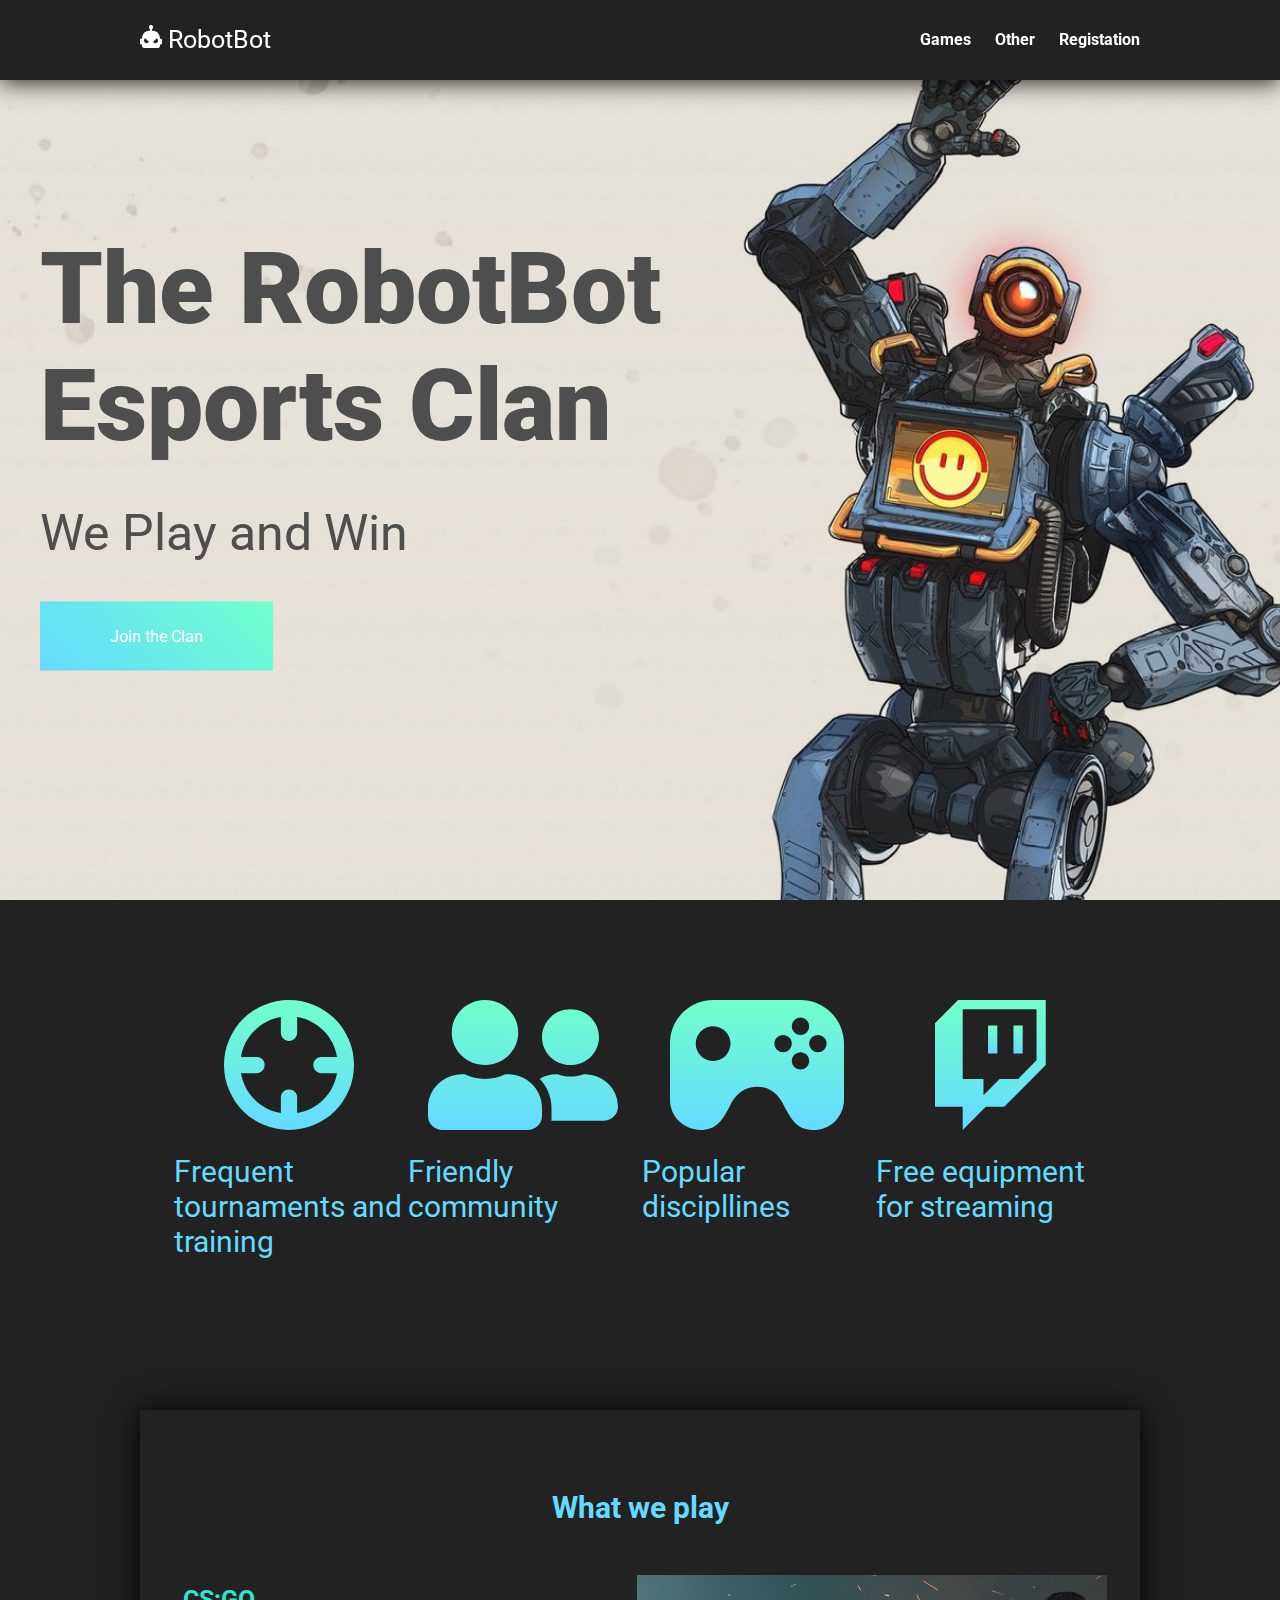
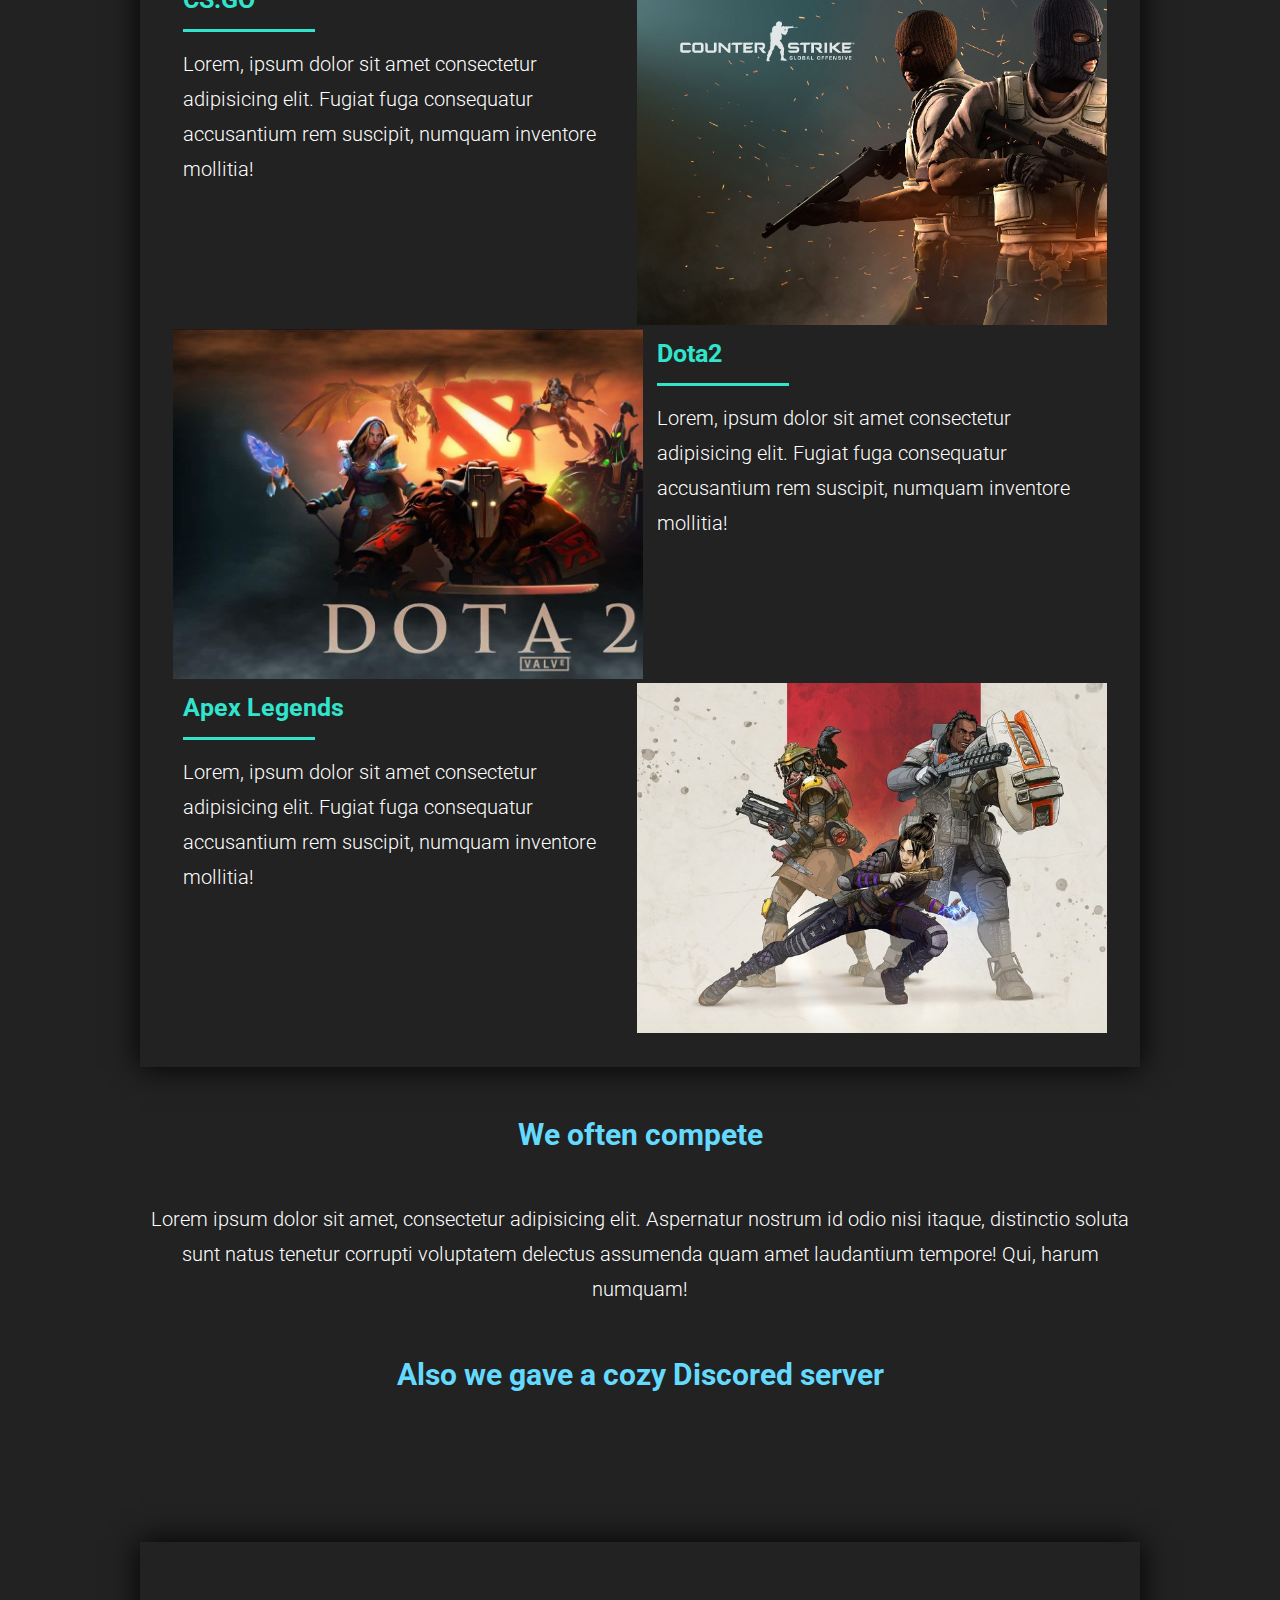
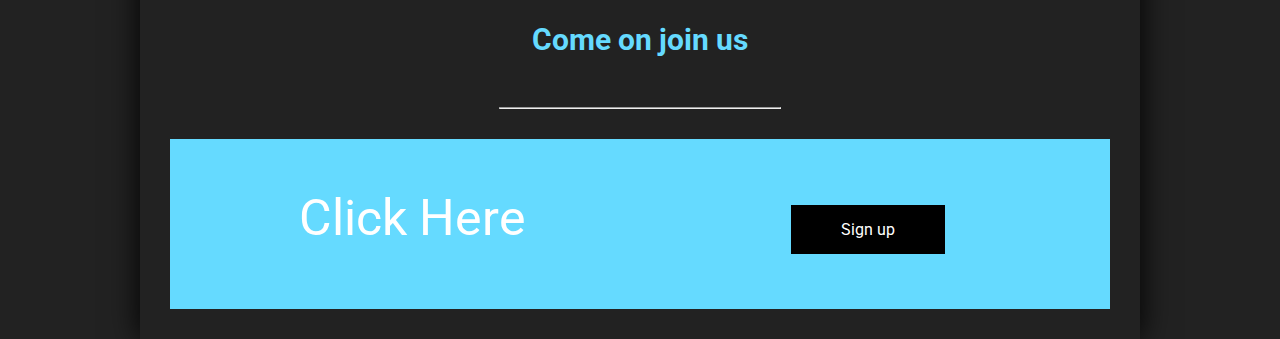
<file: index.html>
<!DOCTYPE html>
<html lang="en">

<head>
    <meta charset="UTF-8">
    <meta http-equiv="X-UA-Compatible" content="IE=edge">
    <meta name="viewport" content="width=device-width, initial-scale=1.0">
    <link rel="stylesheet" href="index.css">
    <title>Document</title>
</head>

<body>
    <div class="nav-menu">
        <div class="container">
            <a href="" class="logo">
                <img src="./img/icons/site_logo.svg" alt="">
                <span>RobotBot</span>
            </a>
            <div class="navigation">
                <a href="" class="nav-item">Games</a>
                <a href="" class="nav-item">Other</a>
                <a href="" class="nav-item">Registation</a>
            </div>
        </div>
    </div>
    <div class="site-header">
        <div class="header-content">
            <h1 class="header-title">The RobotBot Esports Clan</h1>
            <p class="header-subtitle">We Play and Win</p>
            <a href="" class="header-button">Join the Clan</a>
        </div>
    </div>
    <div class="about">
        <div class="container">
            <div class="about-card">
                <img src="./img/icons/scope.svg" alt="" class="about-card-img">
                <p class="about-card-text">Frequent tournaments and training</p>
            </div>
            <div class="about-card">
                <img src="./img/icons/friendly.svg" alt="" class="about-card-img">
                <p class="about-card-text">Friendly community </p>
            </div>
            <div class="about-card">
                <img src="./img/icons/joystic.svg" alt="" class="about-card-img">
                <p class="about-card-text">Popular discipllines</p>
            </div>
            <div class="about-card">
                <img src="./img/icons/twitch.svg" alt="" class="about-card-img">
                <p class="about-card-text">Free equipment for streaming</p>
            </div>
        </div>
    </div>
    <div class="games">
        <div class="container games-container">
            <h2 class="section-title">What we play</h2>
            <div class="games-card">
                <div class="games-card-content">
                    <h3 class="game-title">CS:GO</h3>
                    <hr class="game-divider">
                    <p class="game-description section-text">Lorem, ipsum dolor sit amet consectetur adipisicing elit.
                        Fugiat fuga consequatur accusantium rem suscipit, numquam inventore mollitia!</p>
                </div>
                <div class="game-card-img game1"></div>
            </div>
            <div class="games-card big-screen">
                <div class="game-card-img game2"></div>
                <div class="games-card-content">
                    <h3 class="game-title">Dota2</h3>
                    <hr class="game-divider">
                    <p class="game-description section-text">Lorem, ipsum dolor sit amet consectetur adipisicing elit.
                        Fugiat fuga consequatur accusantium rem suscipit, numquam inventore mollitia!</p>
                </div>
            </div>

            <div class="games-card mobile-screen">
                <div class="games-card-content">
                    <h3 class="game-title">Dota2</h3>
                    <hr class="game-divider">
                    <p class="game-description section-text">Lorem, ipsum dolor sit amet consectetur adipisicing
                        elit.
                        Fugiat fuga consequatur accusantium rem suscipit, numquam inventore mollitia!</p>
                </div>
                <div class="game-card-img game2"></div>
            </div>
            <div class="games-card">
                <div class="games-card-content">
                    <h3 class="game-title">Apex Legends</h3>
                    <hr class="game-divider">
                    <p class="section-text game-description">Lorem, ipsum dolor sit amet consectetur adipisicing
                        elit.
                        Fugiat fuga consequatur accusantium rem suscipit, numquam inventore mollitia!</p>
                </div>
                <div class="game-card-img game3"></div>
            </div>
        </div>
    </div>
    <div class="we-often-compete">
        <div class="container">
            <h2 class="section-title">We often compete</h2>
            <p class="section-text">Lorem ipsum dolor sit amet, consectetur adipisicing elit. Aspernatur nostrum id
                odio
                nisi itaque, distinctio soluta sunt natus tenetur corrupti voluptatem delectus assumenda quam amet
                laudantium tempore! Qui, harum numquam!</p>
            <h2 class="section-title">
                Also we gave a cozy Discored server
            </h2>
        </div>
    </div>
    <div class="join">
        <div class="container join-container">
            <h2 class="section-title">
                Come on join us
            </h2>
            <hr class="join-hr">
            <div class="join-link">
                <div class="join-link-left">
                    <p class="join-p">Click Here</p>
                </div>
                <div class="join-link-right">
                    <a href="form.html" class="join-button">Sign up</a>
                </div>
            </div>
        </div>
    </div>
</body>

</html>
</file>
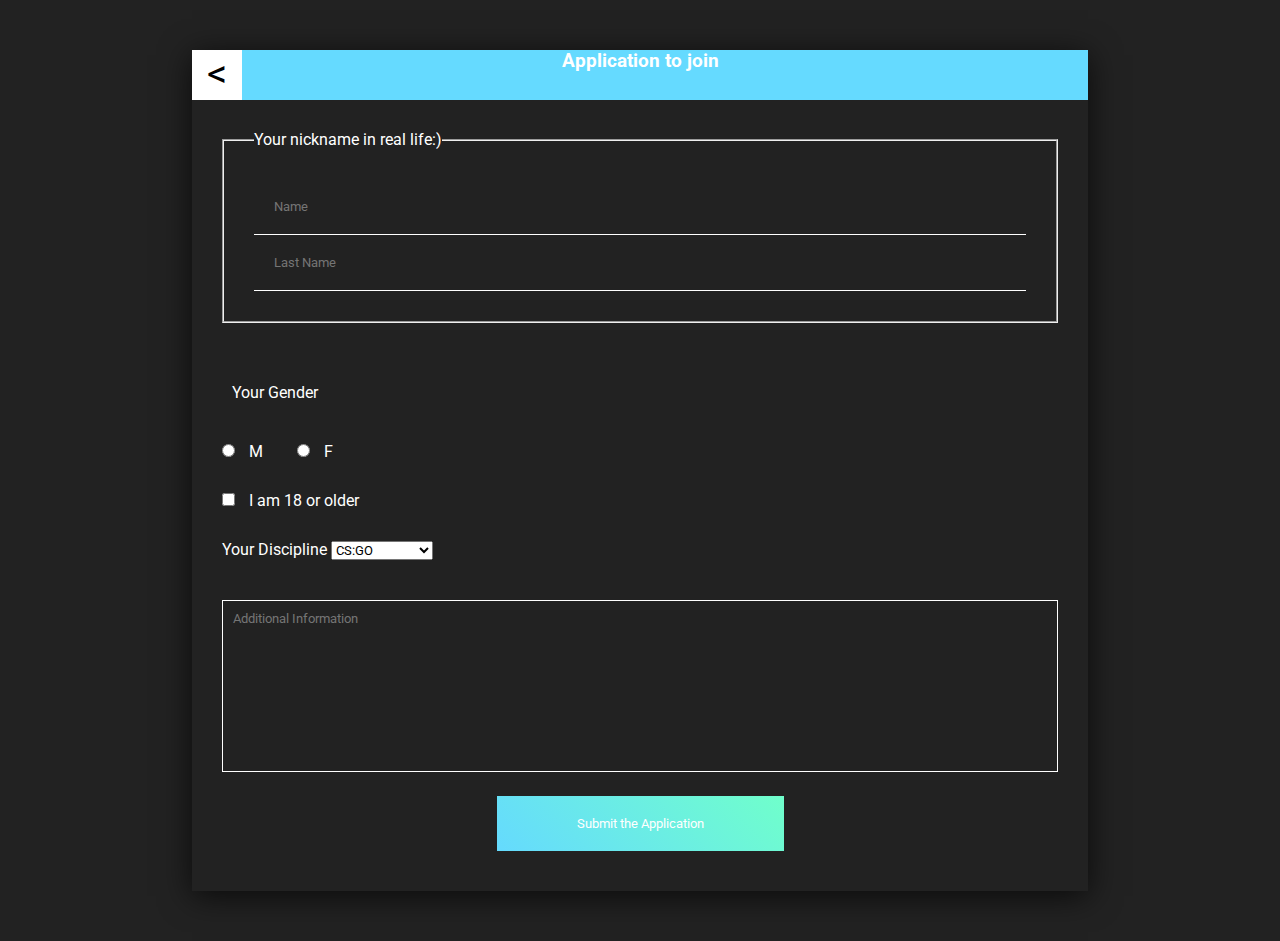
<file: form.html>
<!DOCTYPE html>
<html lang="en">

<head>
    <meta charset="UTF-8">
    <meta http-equiv="X-UA-Compatible" content="IE=edge">
    <meta name="viewport" content="width=device-width, initial-scale=1.0">
    <title>Document</title>
    <link rel="stylesheet" href="form.css">
</head>

<body>
    <form action="" class="form">
        <div class="form-header">
            <a href="index.html" class="back-button"><</a>
            <h3 class="form-title">Application to join</h3>
        </div>
        <div class="form-body">
            <fieldset class="nickname-fieldset">
                <legend>Your nickname in real life:)</legend>
                <input type="text" class="first-name" placeholder="Name">
                <input type="text" class="second-name" placeholder="Last Name">
            </fieldset>
            <p class="gender">Your Gender</p>
            <div class="input-wrapper">
                <input type="radio" name="gender" id="m" value="male" class="male-radio">
                <label for="m">M</label>
                <input type="radio" name="gender" id="f" value="female" class="female-radio">
                <label for="f">F</label>
            </div>
            <div class="input-wrapper">
                <input type="checkbox" name="age" id="age" value="18-year" class="checkbox-age">
                <label for="age">I am 18 or older</label>
            </div>
            <div class="input-wrapper">
                <label for="game">Your Discipline</label>
                <select name="game" id="game" class="game">
                    <option value="cs-go">CS:GO</option>
                    <option value="dota">Dota2</option>
                    <option value="apex">Apex Legends</option>
                </select>
            </div>
            <textarea name="comment" id="comment" cols="30" rows="10" class="comment"
                placeholder="Additional Information"></textarea>
            <button class="submit">Submit the Application</button>
        </div>
    </form>
</body>

</html>
</file>
<file: index.css>
@import url('https://fonts.googleapis.com/css2?family=Roboto&display=swap');

* {
    margin: 0;
    padding: 0;
    box-sizing: border-box;
    font-family: 'Roboto', sans-serif;
}

.container {
    max-width: 1000px;
    margin: 0 auto;
}

.section-title {
    font-size: 30px;
    font-weight: 700;
    color: #65daff;
    margin: 50px 0;
    text-align: center;
}

.section-text {
    font-weight: 300;
    font-size: 20px;
    line-height: 35px;
    color: white;
}

body {
    background-color: #222222;
}

.nav-menu {
    background-color: #222222;
    position: fixed;
    width: 100%;
    height: 80px;
    z-index: 100;
    box-shadow: 0 5px 20px rgba(0, 0, 0, .7);
    line-height: 80px;

}

.logo {
    color: white;
    text-decoration: none;
    font-size: 25px;
}

.navigation {
    float: right;
}

.nav-item {
    font-size: 16px;
    text-decoration: none;
    color: white;
    font-weight: 700;
    margin-left: 20px;
}

.site-header {
    position: relative;
    height: 100vh;
    background: url("./img/apex-legends-pathfinder-robot-emoticons-saluting-futuristic.jpg") center/cover no-repeat;
}

.header-content {
    position: absolute;
    left: 40px;
    top: 50%;
    transform: translateY(-50%);
    width: 50%;
}

.header-title {
    color: #4e4e4e;
    font-size: 100px;
    font-weight: 900;
    margin-bottom: 40px;
}

.header-subtitle {
    color: #4e4e4e;
    font-size: 50px;
    margin-bottom: 40px;
}

.header-button {
    display: block;
    width: fit-content;
    padding: 25px 70px;
    background: linear-gradient(45deg, #65daff, #70ffcb);
    color: white;
    text-decoration: none;
    transition: 1s;
}

.header-button:hover {
    transform: scale(1.1);
}

.header-button:active {
    background: linear-gradient(45deg, #347083, #388065);
}

.about {
    height: 40vh;
    text-align: center;
}

.about-card {
    display: inline-block;
    width: 23%;
    height: 200px;
    margin-top: 100px;
    vertical-align: top;
}

.about-card-img {
    height: 130px;
    margin-bottom: 20px;
}

.about-card-text {
    color: #65daff;
    font-size: 30px;
    text-align: left;
}

.games-container,
.join-container {
    margin-top: 150px;
    width: 100%;
    box-shadow: 0 0 30px black;
    padding: 30px;
    text-align: center;
}

.games-card {
    width: 100%;
}

.game1 {
    background: url("./img/csgo.jpg") left/cover no-repeat;
}

.game2 {
    background: url("./img/dota2.jpg") left/cover no-repeat;
}

.game3 {
    background: url("./img/apex.jpg") left/cover no-repeat;
}

.games-card-content {
    display: inline-block;
    width: 49%;
    min-height: 350px;
    text-align: left;
    vertical-align: top;
    padding: 10px;
}

.game-title {
    color: #32e4cc;
    font-size: 25px;
}

.game-divider {
    background-color: #32e4cc;
    width: 30%;
    height: 3px;
    border: none;
    margin: 15px 0;
}

.game-card-img {
    width: 50%;
    display: inline-block;
    height: 350px;
}

.we-often-compete {
    text-align: center;
}

.mobile-screen{
    display: none;
}

.join {
    text-align: center;
}

.join-hr {
    width: 30%;
    margin: 0 auto;
    margin-bottom: 30px;
}

.join-link {
    vertical-align: middle;
    background-color: #65daff;
}

.join-link-left {
    display: inline-block;
    width: 48%;
    padding: 50px;
    height: 160px;
}

.join-p {
    color: white;
    font-size: 50px;
    margin: 0 auto;
}

.join-link-right {
    padding: 55px;
    display: inline-block;
    width: 48%;
}

.join-button {
    display: inline-block;
    background-color: black;
    color: white;
    text-decoration: none;
    padding: 15px 50px;
}

@media(max-width:768px){
    .nav-menu{
        height: fit-content;
        line-height: 40px;
        position: relative;
    }
    
    .nav-item{
        display: block;
    }

    .navigation{
        float: none;
    }

    .header-title{
        font-size: 50px;
    }

    .header-content{
        position: relative;
        transform: none;
    }

    .header-subtitle{
        font-size: 25px;
    }

    .site-header{
        height: fit-content;
        padding-bottom: 20px;
    }

    .header-button{
        padding: 10px 40px;
    }

    .about-card-img{
        height: 50px;
    }

    .about-card-text{
        font-size: 15px;
        text-align: center;
    }

    .games-card-content{
        width: 100%;
    }

    .game-card-img{
        width: 100%;
    }

    .mobile-screen{
        display: block;
    }

    .big-screen{
        display: none;
    }

    .join-link-left{
        width: 100%;
    }
    
    .join-link-right{
        width: 100%;
    }
}
</file>
<file: form.css>
@import url('https://fonts.googleapis.com/css2?family=Roboto&display=swap');

*{
    margin: 0;
    padding: 0;
    box-sizing: border-box;
    font-family: 'Roboto', sans-serif;
}

body{
    background-color: #222222;
    cursor: default;
}

.form{
    width: 70%;
    background: #222222;
    color: white;
    box-shadow: 0 5px 30px rgba(0, 0, 0, 0.7);
    margin: 50px auto;
}

.form-header {
    height: 50px;
    background-color: #65daff;
    text-align: center;
    position: relative;
}
.back-button {
    display: inline-block;
    background-color: white;
    width: 50px;
    height: 100%;
    text-decoration: none;
    color: black;
    position: absolute;
    top: 0;
    left: 0;
    font-size: 40px;
}
.back-button:hover{
    background-color: grey;
}
.back-button:active{
    background-color: black;
    color: white;
}
.form-body {
    padding: 30px;
}
.first-name,
.second-name {
    background: none;
    border: none;
    border-bottom: 1px solid white;
    padding: 20px;
    width: 100%;
    outline: none;
}

.input-wrapper{
    margin: 30px 0;
}
.male-radio{
    margin-right: 10px;
}
.female-radio{
    margin-right: 10px;
    margin-left: 30px;
}
.checkbox-age{
    margin-right: 10px;
}
.gender {
    margin-top: 50px;
    padding: 10px;
}
.comment {
    width: 100%;
    background: none;
    max-height: 200px;
    resize: none;
    outline: none;
    border: 1px solid white;
    padding: 10px;
    margin: 10px 0;
    color: white;
}
.submit {
    display: block;
    background: linear-gradient(45deg,#65dafe,#70ffcb) ;
    padding: 20px 80px;
    width: fit-content;
    margin: 10px auto;
    border: none;
    color: white;
    transition: 1s;
}
.submit:hover {
    transform: scale(1.1);
    border-radius: 30px;
    cursor: pointer;
    background: linear-gradient(-45deg,#65dafe,#70ffcb);
}
.nickname-fieldset{
    padding: 30px;
}
</file>
